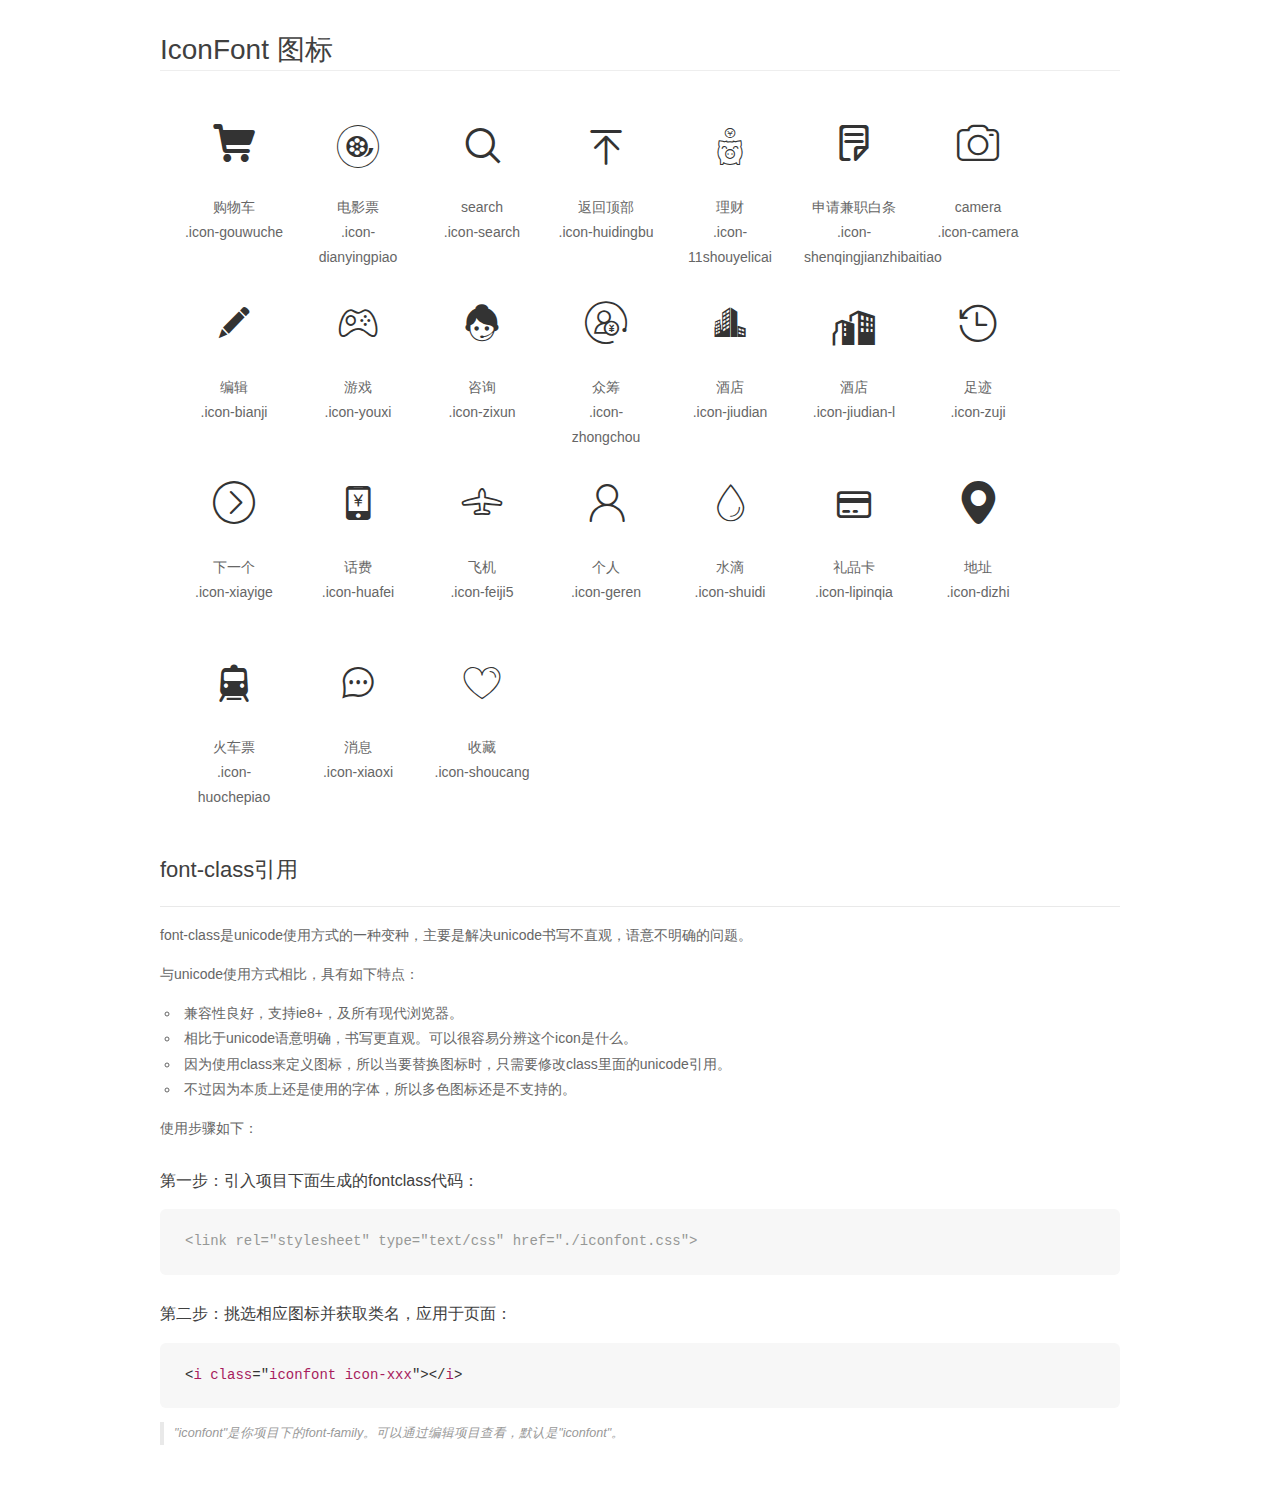
<file: jd/icon/demo_fontclass.html>
<!DOCTYPE html>
<html>
<head>
    <meta charset="utf-8"/>
    <title>IconFont</title>
    <link rel="stylesheet" href="demo.css">
    <link rel="stylesheet" href="iconfont.css">
</head>
<body>
    <div class="main markdown">
        <h1>IconFont 图标</h1>
        <ul class="icon_lists clear">
            
                <li>
                <i class="icon iconfont icon-gouwuche"></i>
                    <div class="name">购物车</div>
                    <div class="fontclass">.icon-gouwuche</div>
                </li>
            
                <li>
                <i class="icon iconfont icon-dianyingpiao"></i>
                    <div class="name">电影票</div>
                    <div class="fontclass">.icon-dianyingpiao</div>
                </li>
            
                <li>
                <i class="icon iconfont icon-search"></i>
                    <div class="name">search</div>
                    <div class="fontclass">.icon-search</div>
                </li>
            
                <li>
                <i class="icon iconfont icon-huidingbu"></i>
                    <div class="name">返回顶部</div>
                    <div class="fontclass">.icon-huidingbu</div>
                </li>
            
                <li>
                <i class="icon iconfont icon-11shouyelicai"></i>
                    <div class="name">理财</div>
                    <div class="fontclass">.icon-11shouyelicai</div>
                </li>
            
                <li>
                <i class="icon iconfont icon-shenqingjianzhibaitiao"></i>
                    <div class="name">申请兼职白条</div>
                    <div class="fontclass">.icon-shenqingjianzhibaitiao</div>
                </li>
            
                <li>
                <i class="icon iconfont icon-camera"></i>
                    <div class="name">camera</div>
                    <div class="fontclass">.icon-camera</div>
                </li>
            
                <li>
                <i class="icon iconfont icon-bianji"></i>
                    <div class="name">编辑</div>
                    <div class="fontclass">.icon-bianji</div>
                </li>
            
                <li>
                <i class="icon iconfont icon-youxi"></i>
                    <div class="name">游戏</div>
                    <div class="fontclass">.icon-youxi</div>
                </li>
            
                <li>
                <i class="icon iconfont icon-zixun"></i>
                    <div class="name">咨询</div>
                    <div class="fontclass">.icon-zixun</div>
                </li>
            
                <li>
                <i class="icon iconfont icon-zhongchou"></i>
                    <div class="name">众筹</div>
                    <div class="fontclass">.icon-zhongchou</div>
                </li>
            
                <li>
                <i class="icon iconfont icon-jiudian"></i>
                    <div class="name">酒店</div>
                    <div class="fontclass">.icon-jiudian</div>
                </li>
            
                <li>
                <i class="icon iconfont icon-jiudian-l"></i>
                    <div class="name">酒店</div>
                    <div class="fontclass">.icon-jiudian-l</div>
                </li>
            
                <li>
                <i class="icon iconfont icon-zuji"></i>
                    <div class="name">足迹</div>
                    <div class="fontclass">.icon-zuji</div>
                </li>
            
                <li>
                <i class="icon iconfont icon-xiayige"></i>
                    <div class="name">下一个</div>
                    <div class="fontclass">.icon-xiayige</div>
                </li>
            
                <li>
                <i class="icon iconfont icon-huafei"></i>
                    <div class="name">话费</div>
                    <div class="fontclass">.icon-huafei</div>
                </li>
            
                <li>
                <i class="icon iconfont icon-feiji5"></i>
                    <div class="name">飞机</div>
                    <div class="fontclass">.icon-feiji5</div>
                </li>
            
                <li>
                <i class="icon iconfont icon-geren"></i>
                    <div class="name">个人</div>
                    <div class="fontclass">.icon-geren</div>
                </li>
            
                <li>
                <i class="icon iconfont icon-shuidi"></i>
                    <div class="name">水滴</div>
                    <div class="fontclass">.icon-shuidi</div>
                </li>
            
                <li>
                <i class="icon iconfont icon-lipinqia"></i>
                    <div class="name">礼品卡</div>
                    <div class="fontclass">.icon-lipinqia</div>
                </li>
            
                <li>
                <i class="icon iconfont icon-dizhi"></i>
                    <div class="name">地址</div>
                    <div class="fontclass">.icon-dizhi</div>
                </li>
            
                <li>
                <i class="icon iconfont icon-huochepiao"></i>
                    <div class="name">火车票</div>
                    <div class="fontclass">.icon-huochepiao</div>
                </li>
            
                <li>
                <i class="icon iconfont icon-xiaoxi"></i>
                    <div class="name">消息</div>
                    <div class="fontclass">.icon-xiaoxi</div>
                </li>
            
                <li>
                <i class="icon iconfont icon-shoucang"></i>
                    <div class="name">收藏</div>
                    <div class="fontclass">.icon-shoucang</div>
                </li>
            
        </ul>

        <h2 id="font-class-">font-class引用</h2>
        <hr>

        <p>font-class是unicode使用方式的一种变种，主要是解决unicode书写不直观，语意不明确的问题。</p>
        <p>与unicode使用方式相比，具有如下特点：</p>
        <ul>
        <li>兼容性良好，支持ie8+，及所有现代浏览器。</li>
        <li>相比于unicode语意明确，书写更直观。可以很容易分辨这个icon是什么。</li>
        <li>因为使用class来定义图标，所以当要替换图标时，只需要修改class里面的unicode引用。</li>
        <li>不过因为本质上还是使用的字体，所以多色图标还是不支持的。</li>
        </ul>
        <p>使用步骤如下：</p>
        <h3 id="-fontclass-">第一步：引入项目下面生成的fontclass代码：</h3>


        <pre><code class="lang-js hljs javascript"><span class="hljs-comment">&lt;link rel="stylesheet" type="text/css" href="./iconfont.css"&gt;</span></code></pre>
        <h3 id="-">第二步：挑选相应图标并获取类名，应用于页面：</h3>
        <pre><code class="lang-css hljs">&lt;<span class="hljs-selector-tag">i</span> <span class="hljs-selector-tag">class</span>="<span class="hljs-selector-tag">iconfont</span> <span class="hljs-selector-tag">icon-xxx</span>"&gt;&lt;/<span class="hljs-selector-tag">i</span>&gt;</code></pre>
        <blockquote>
        <p>"iconfont"是你项目下的font-family。可以通过编辑项目查看，默认是"iconfont"。</p>
        </blockquote>
    </div>
</body>
</html>
</file>
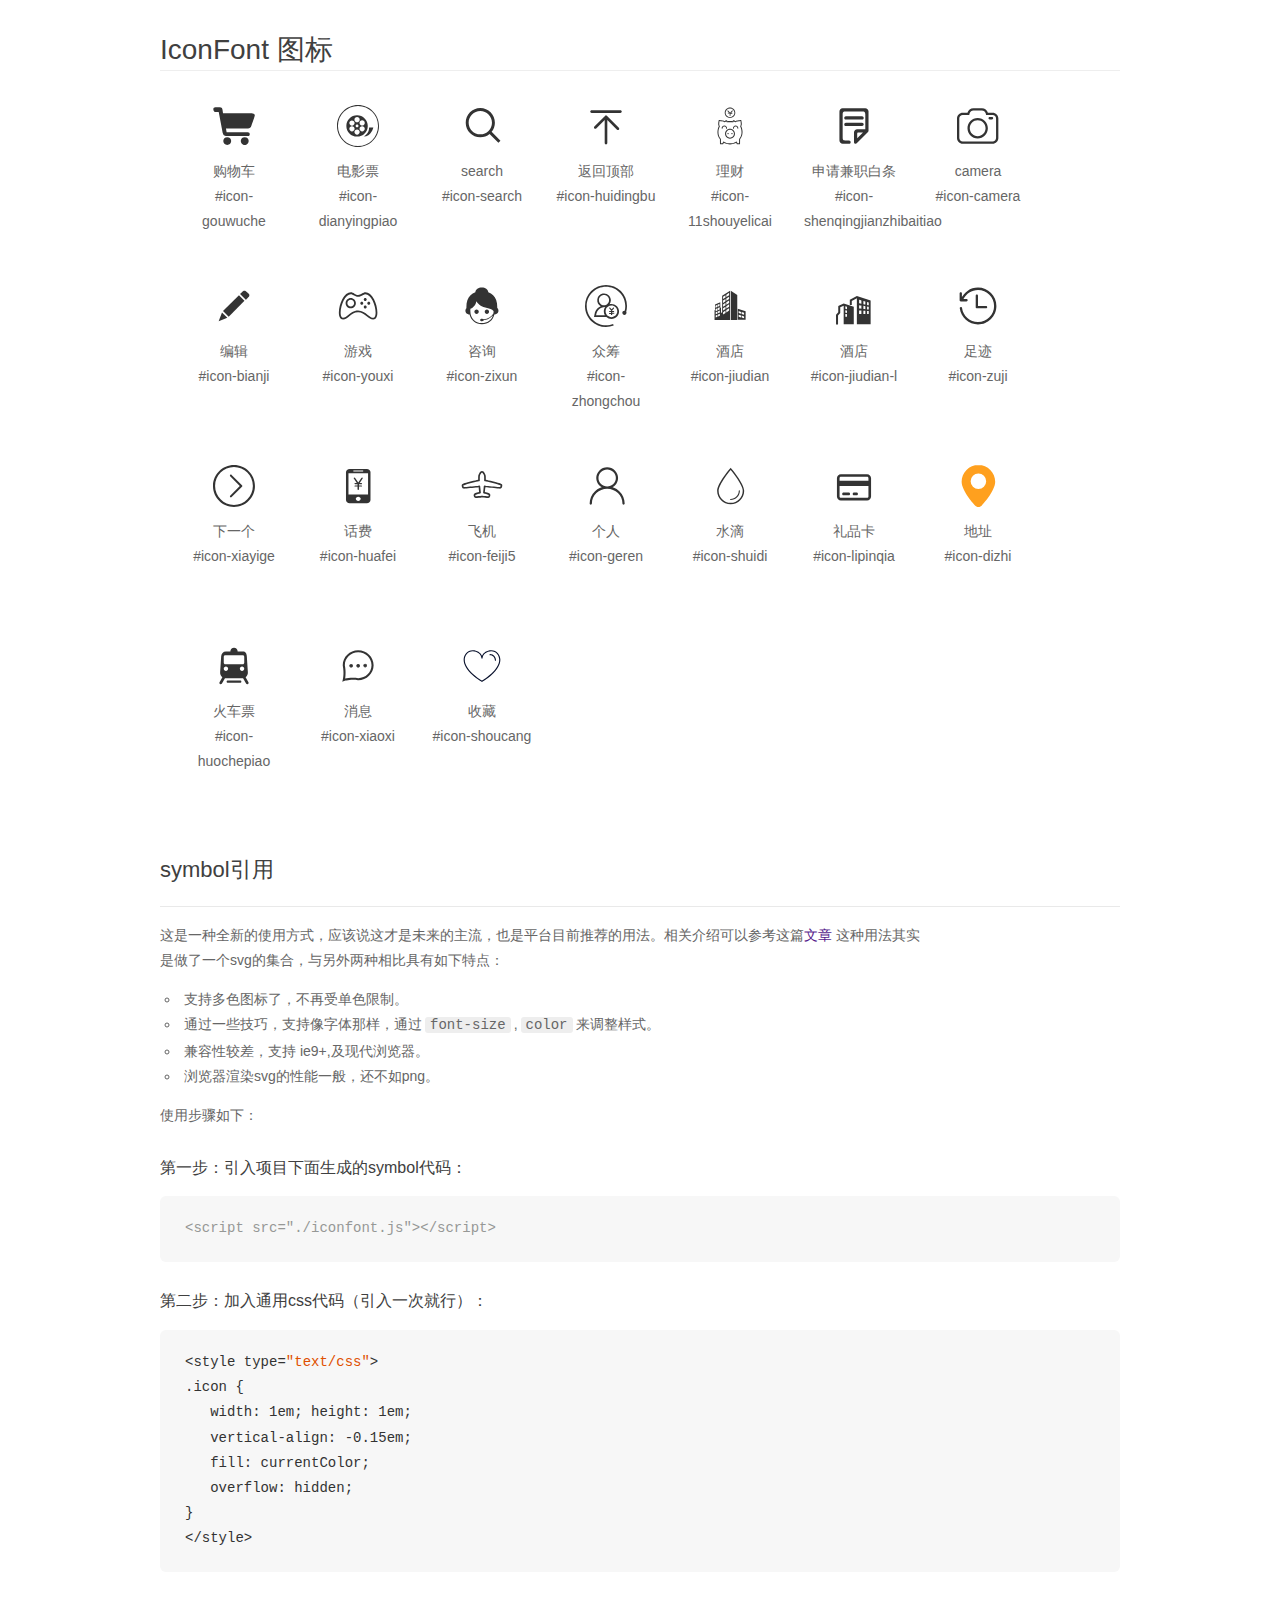
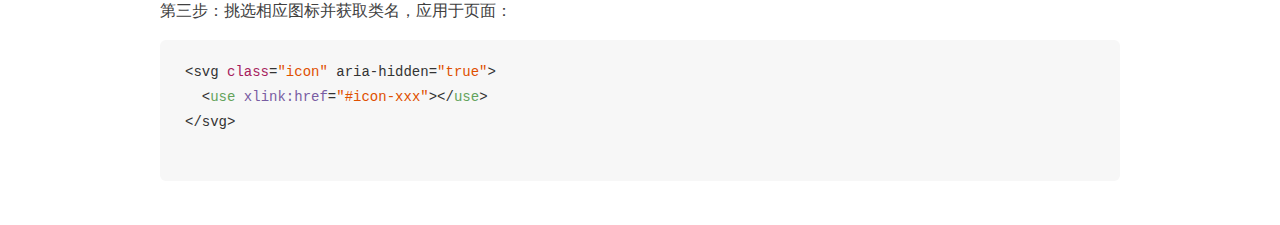
<file: jd/icon/demo_symbol.html>
<!DOCTYPE html>
<html>
<head>
    <meta charset="utf-8"/>
    <title>IconFont</title>
    <link rel="stylesheet" href="demo.css">
    <script src="iconfont.js"></script>

    <style type="text/css">
        .icon {
          /* 通过设置 font-size 来改变图标大小 */
          width: 1em; height: 1em;
          /* 图标和文字相邻时，垂直对齐 */
          vertical-align: -0.15em;
          /* 通过设置 color 来改变 SVG 的颜色/fill */
          fill: currentColor;
          /* path 和 stroke 溢出 viewBox 部分在 IE 下会显示
             normalize.css 中也包含这行 */
          overflow: hidden;
        }

    </style>
</head>
<body>
    <div class="main markdown">
        <h1>IconFont 图标</h1>
        <ul class="icon_lists clear">
            
                <li>
                    <svg class="icon" aria-hidden="true">
                        <use xlink:href="#icon-gouwuche"></use>
                    </svg>
                    <div class="name">购物车</div>
                    <div class="fontclass">#icon-gouwuche</div>
                </li>
            
                <li>
                    <svg class="icon" aria-hidden="true">
                        <use xlink:href="#icon-dianyingpiao"></use>
                    </svg>
                    <div class="name">电影票</div>
                    <div class="fontclass">#icon-dianyingpiao</div>
                </li>
            
                <li>
                    <svg class="icon" aria-hidden="true">
                        <use xlink:href="#icon-search"></use>
                    </svg>
                    <div class="name">search</div>
                    <div class="fontclass">#icon-search</div>
                </li>
            
                <li>
                    <svg class="icon" aria-hidden="true">
                        <use xlink:href="#icon-huidingbu"></use>
                    </svg>
                    <div class="name">返回顶部</div>
                    <div class="fontclass">#icon-huidingbu</div>
                </li>
            
                <li>
                    <svg class="icon" aria-hidden="true">
                        <use xlink:href="#icon-11shouyelicai"></use>
                    </svg>
                    <div class="name">理财</div>
                    <div class="fontclass">#icon-11shouyelicai</div>
                </li>
            
                <li>
                    <svg class="icon" aria-hidden="true">
                        <use xlink:href="#icon-shenqingjianzhibaitiao"></use>
                    </svg>
                    <div class="name">申请兼职白条</div>
                    <div class="fontclass">#icon-shenqingjianzhibaitiao</div>
                </li>
            
                <li>
                    <svg class="icon" aria-hidden="true">
                        <use xlink:href="#icon-camera"></use>
                    </svg>
                    <div class="name">camera</div>
                    <div class="fontclass">#icon-camera</div>
                </li>
            
                <li>
                    <svg class="icon" aria-hidden="true">
                        <use xlink:href="#icon-bianji"></use>
                    </svg>
                    <div class="name">编辑</div>
                    <div class="fontclass">#icon-bianji</div>
                </li>
            
                <li>
                    <svg class="icon" aria-hidden="true">
                        <use xlink:href="#icon-youxi"></use>
                    </svg>
                    <div class="name">游戏</div>
                    <div class="fontclass">#icon-youxi</div>
                </li>
            
                <li>
                    <svg class="icon" aria-hidden="true">
                        <use xlink:href="#icon-zixun"></use>
                    </svg>
                    <div class="name">咨询</div>
                    <div class="fontclass">#icon-zixun</div>
                </li>
            
                <li>
                    <svg class="icon" aria-hidden="true">
                        <use xlink:href="#icon-zhongchou"></use>
                    </svg>
                    <div class="name">众筹</div>
                    <div class="fontclass">#icon-zhongchou</div>
                </li>
            
                <li>
                    <svg class="icon" aria-hidden="true">
                        <use xlink:href="#icon-jiudian"></use>
                    </svg>
                    <div class="name">酒店</div>
                    <div class="fontclass">#icon-jiudian</div>
                </li>
            
                <li>
                    <svg class="icon" aria-hidden="true">
                        <use xlink:href="#icon-jiudian-l"></use>
                    </svg>
                    <div class="name">酒店</div>
                    <div class="fontclass">#icon-jiudian-l</div>
                </li>
            
                <li>
                    <svg class="icon" aria-hidden="true">
                        <use xlink:href="#icon-zuji"></use>
                    </svg>
                    <div class="name">足迹</div>
                    <div class="fontclass">#icon-zuji</div>
                </li>
            
                <li>
                    <svg class="icon" aria-hidden="true">
                        <use xlink:href="#icon-xiayige"></use>
                    </svg>
                    <div class="name">下一个</div>
                    <div class="fontclass">#icon-xiayige</div>
                </li>
            
                <li>
                    <svg class="icon" aria-hidden="true">
                        <use xlink:href="#icon-huafei"></use>
                    </svg>
                    <div class="name">话费</div>
                    <div class="fontclass">#icon-huafei</div>
                </li>
            
                <li>
                    <svg class="icon" aria-hidden="true">
                        <use xlink:href="#icon-feiji5"></use>
                    </svg>
                    <div class="name">飞机</div>
                    <div class="fontclass">#icon-feiji5</div>
                </li>
            
                <li>
                    <svg class="icon" aria-hidden="true">
                        <use xlink:href="#icon-geren"></use>
                    </svg>
                    <div class="name">个人</div>
                    <div class="fontclass">#icon-geren</div>
                </li>
            
                <li>
                    <svg class="icon" aria-hidden="true">
                        <use xlink:href="#icon-shuidi"></use>
                    </svg>
                    <div class="name">水滴</div>
                    <div class="fontclass">#icon-shuidi</div>
                </li>
            
                <li>
                    <svg class="icon" aria-hidden="true">
                        <use xlink:href="#icon-lipinqia"></use>
                    </svg>
                    <div class="name">礼品卡</div>
                    <div class="fontclass">#icon-lipinqia</div>
                </li>
            
                <li>
                    <svg class="icon" aria-hidden="true">
                        <use xlink:href="#icon-dizhi"></use>
                    </svg>
                    <div class="name">地址</div>
                    <div class="fontclass">#icon-dizhi</div>
                </li>
            
                <li>
                    <svg class="icon" aria-hidden="true">
                        <use xlink:href="#icon-huochepiao"></use>
                    </svg>
                    <div class="name">火车票</div>
                    <div class="fontclass">#icon-huochepiao</div>
                </li>
            
                <li>
                    <svg class="icon" aria-hidden="true">
                        <use xlink:href="#icon-xiaoxi"></use>
                    </svg>
                    <div class="name">消息</div>
                    <div class="fontclass">#icon-xiaoxi</div>
                </li>
            
                <li>
                    <svg class="icon" aria-hidden="true">
                        <use xlink:href="#icon-shoucang"></use>
                    </svg>
                    <div class="name">收藏</div>
                    <div class="fontclass">#icon-shoucang</div>
                </li>
            
        </ul>


        <h2 id="symbol-">symbol引用</h2>
        <hr>

        <p>这是一种全新的使用方式，应该说这才是未来的主流，也是平台目前推荐的用法。相关介绍可以参考这篇<a href="">文章</a>
        这种用法其实是做了一个svg的集合，与另外两种相比具有如下特点：</p>
        <ul>
          <li>支持多色图标了，不再受单色限制。</li>
          <li>通过一些技巧，支持像字体那样，通过<code>font-size</code>,<code>color</code>来调整样式。</li>
          <li>兼容性较差，支持 ie9+,及现代浏览器。</li>
          <li>浏览器渲染svg的性能一般，还不如png。</li>
        </ul>
        <p>使用步骤如下：</p>
        <h3 id="-symbol-">第一步：引入项目下面生成的symbol代码：</h3>
        <pre><code class="lang-js hljs javascript"><span class="hljs-comment">&lt;script src="./iconfont.js"&gt;&lt;/script&gt;</span></code></pre>
        <h3 id="-css-">第二步：加入通用css代码（引入一次就行）：</h3>
        <pre><code class="lang-js hljs javascript">&lt;style type=<span class="hljs-string">"text/css"</span>&gt;
.icon {
   width: <span class="hljs-number">1</span>em; height: <span class="hljs-number">1</span>em;
   vertical-align: <span class="hljs-number">-0.15</span>em;
   fill: currentColor;
   overflow: hidden;
}
&lt;<span class="hljs-regexp">/style&gt;</span></code></pre>
        <h3 id="-">第三步：挑选相应图标并获取类名，应用于页面：</h3>
        <pre><code class="lang-js hljs javascript">&lt;svg <span class="hljs-class"><span class="hljs-keyword">class</span></span>=<span class="hljs-string">"icon"</span> aria-hidden=<span class="hljs-string">"true"</span>&gt;<span class="xml"><span class="hljs-tag">
  &lt;<span class="hljs-name">use</span> <span class="hljs-attr">xlink:href</span>=<span class="hljs-string">"#icon-xxx"</span>&gt;</span><span class="hljs-tag">&lt;/<span class="hljs-name">use</span>&gt;</span>
</span>&lt;<span class="hljs-regexp">/svg&gt;
        </span></code></pre>
    </div>
</body>
</html>
</file>
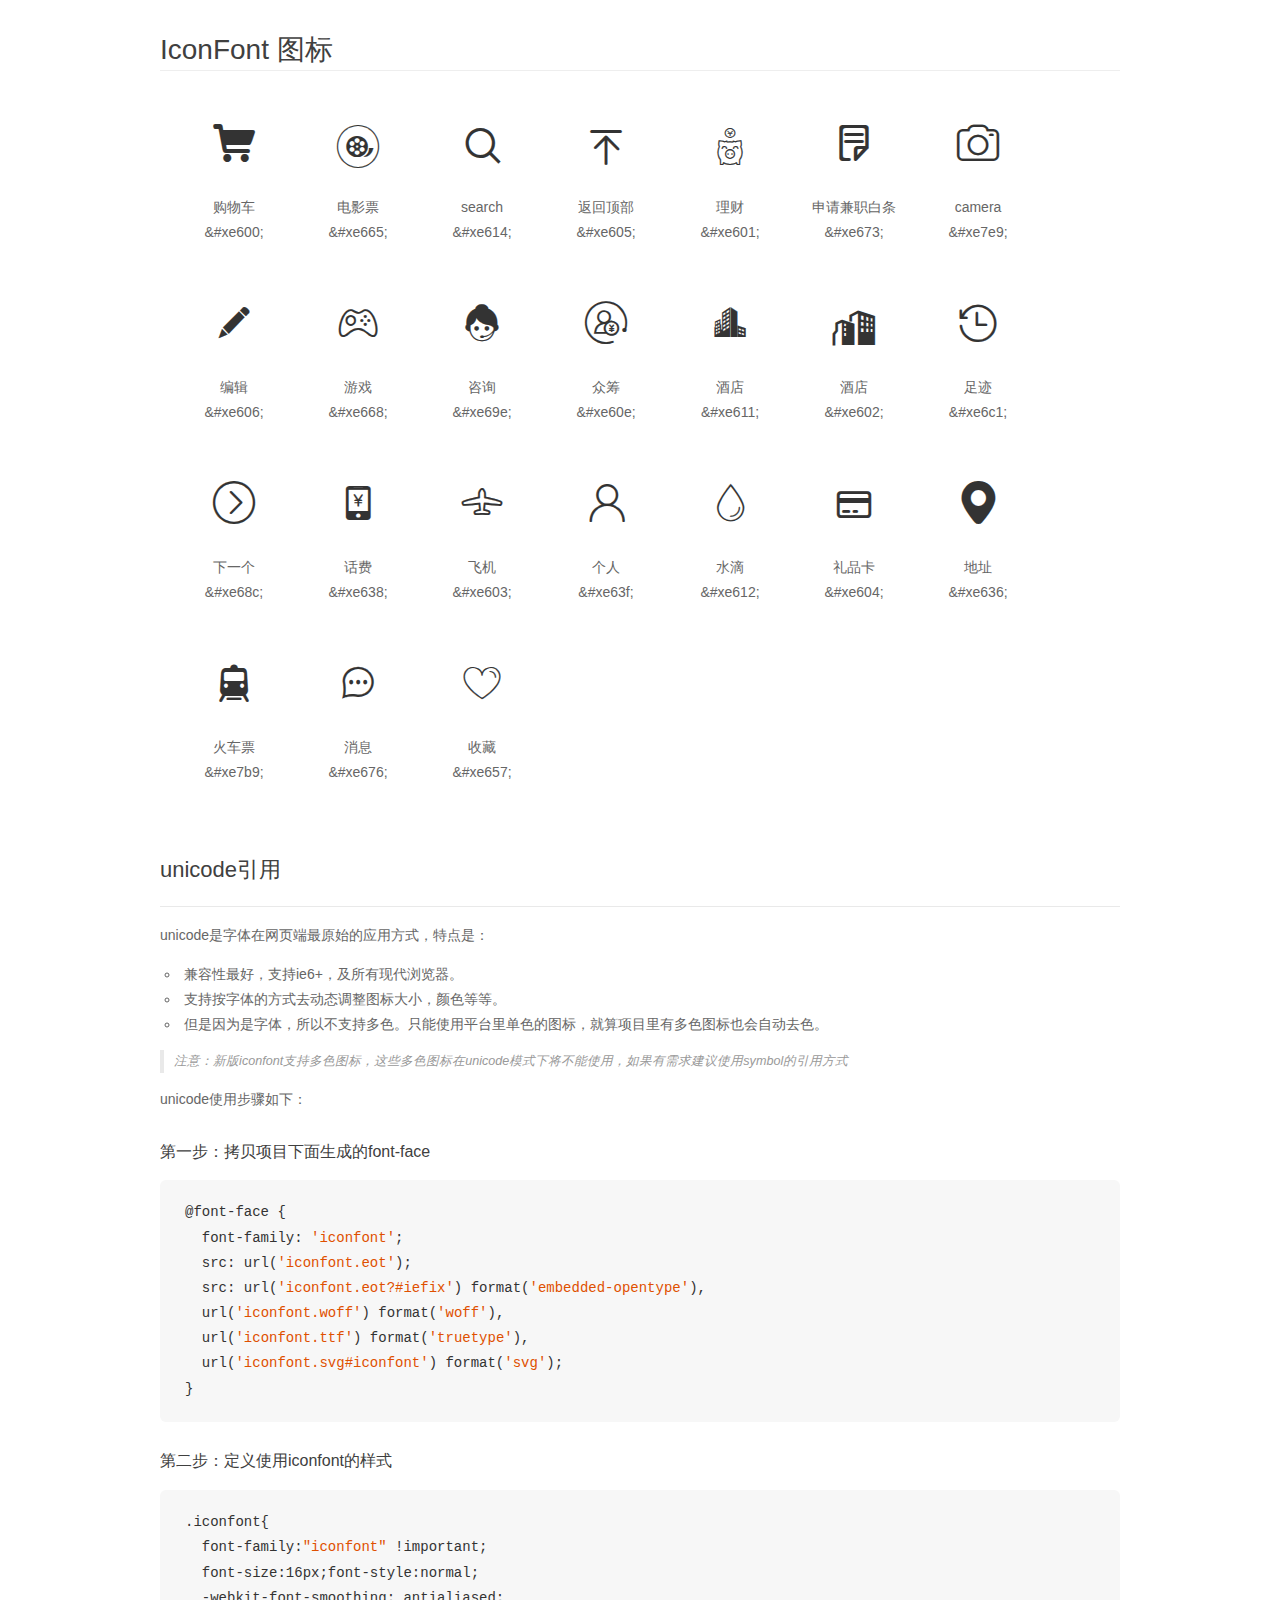
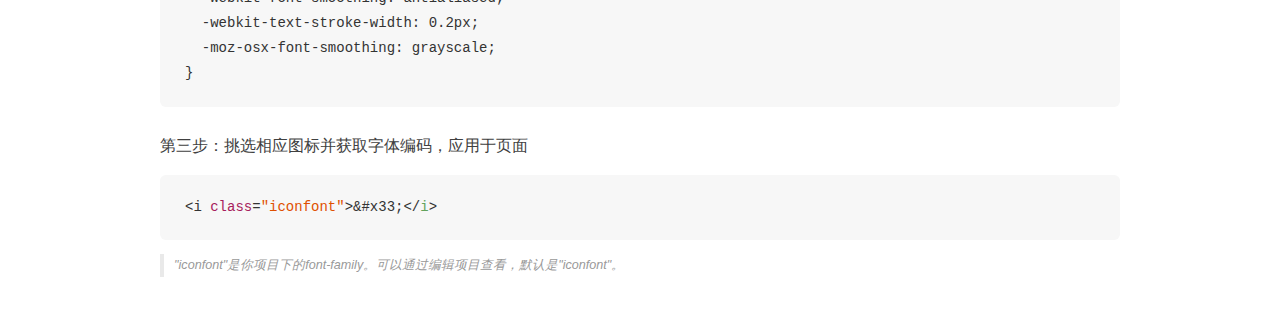
<file: jd/icon/demo_unicode.html>
<!DOCTYPE html>
<html>
<head>
    <meta charset="utf-8"/>
    <title>IconFont</title>
    <link rel="stylesheet" href="demo.css">

    <style type="text/css">

        @font-face {font-family: "iconfont";
          src: url('iconfont.eot'); /* IE9*/
          src: url('iconfont.eot#iefix') format('embedded-opentype'), /* IE6-IE8 */
          url('iconfont.woff') format('woff'), /* chrome, firefox */
          url('iconfont.ttf') format('truetype'), /* chrome, firefox, opera, Safari, Android, iOS 4.2+*/
          url('iconfont.svg#iconfont') format('svg'); /* iOS 4.1- */
        }

        .iconfont {
          font-family:"iconfont" !important;
          font-size:16px;
          font-style:normal;
          -webkit-font-smoothing: antialiased;
          -webkit-text-stroke-width: 0.2px;
          -moz-osx-font-smoothing: grayscale;
        }

    </style>
</head>
<body>
    <div class="main markdown">
        <h1>IconFont 图标</h1>
        <ul class="icon_lists clear">
            
                <li>
                <i class="icon iconfont">&#xe600;</i>
                    <div class="name">购物车</div>
                    <div class="code">&amp;#xe600;</div>
                </li>
            
                <li>
                <i class="icon iconfont">&#xe665;</i>
                    <div class="name">电影票</div>
                    <div class="code">&amp;#xe665;</div>
                </li>
            
                <li>
                <i class="icon iconfont">&#xe614;</i>
                    <div class="name">search</div>
                    <div class="code">&amp;#xe614;</div>
                </li>
            
                <li>
                <i class="icon iconfont">&#xe605;</i>
                    <div class="name">返回顶部</div>
                    <div class="code">&amp;#xe605;</div>
                </li>
            
                <li>
                <i class="icon iconfont">&#xe601;</i>
                    <div class="name">理财</div>
                    <div class="code">&amp;#xe601;</div>
                </li>
            
                <li>
                <i class="icon iconfont">&#xe673;</i>
                    <div class="name">申请兼职白条</div>
                    <div class="code">&amp;#xe673;</div>
                </li>
            
                <li>
                <i class="icon iconfont">&#xe7e9;</i>
                    <div class="name">camera</div>
                    <div class="code">&amp;#xe7e9;</div>
                </li>
            
                <li>
                <i class="icon iconfont">&#xe606;</i>
                    <div class="name">编辑</div>
                    <div class="code">&amp;#xe606;</div>
                </li>
            
                <li>
                <i class="icon iconfont">&#xe668;</i>
                    <div class="name">游戏</div>
                    <div class="code">&amp;#xe668;</div>
                </li>
            
                <li>
                <i class="icon iconfont">&#xe69e;</i>
                    <div class="name">咨询</div>
                    <div class="code">&amp;#xe69e;</div>
                </li>
            
                <li>
                <i class="icon iconfont">&#xe60e;</i>
                    <div class="name">众筹</div>
                    <div class="code">&amp;#xe60e;</div>
                </li>
            
                <li>
                <i class="icon iconfont">&#xe611;</i>
                    <div class="name">酒店</div>
                    <div class="code">&amp;#xe611;</div>
                </li>
            
                <li>
                <i class="icon iconfont">&#xe602;</i>
                    <div class="name">酒店</div>
                    <div class="code">&amp;#xe602;</div>
                </li>
            
                <li>
                <i class="icon iconfont">&#xe6c1;</i>
                    <div class="name">足迹</div>
                    <div class="code">&amp;#xe6c1;</div>
                </li>
            
                <li>
                <i class="icon iconfont">&#xe68c;</i>
                    <div class="name">下一个</div>
                    <div class="code">&amp;#xe68c;</div>
                </li>
            
                <li>
                <i class="icon iconfont">&#xe638;</i>
                    <div class="name">话费</div>
                    <div class="code">&amp;#xe638;</div>
                </li>
            
                <li>
                <i class="icon iconfont">&#xe603;</i>
                    <div class="name">飞机</div>
                    <div class="code">&amp;#xe603;</div>
                </li>
            
                <li>
                <i class="icon iconfont">&#xe63f;</i>
                    <div class="name">个人</div>
                    <div class="code">&amp;#xe63f;</div>
                </li>
            
                <li>
                <i class="icon iconfont">&#xe612;</i>
                    <div class="name">水滴</div>
                    <div class="code">&amp;#xe612;</div>
                </li>
            
                <li>
                <i class="icon iconfont">&#xe604;</i>
                    <div class="name">礼品卡</div>
                    <div class="code">&amp;#xe604;</div>
                </li>
            
                <li>
                <i class="icon iconfont">&#xe636;</i>
                    <div class="name">地址</div>
                    <div class="code">&amp;#xe636;</div>
                </li>
            
                <li>
                <i class="icon iconfont">&#xe7b9;</i>
                    <div class="name">火车票</div>
                    <div class="code">&amp;#xe7b9;</div>
                </li>
            
                <li>
                <i class="icon iconfont">&#xe676;</i>
                    <div class="name">消息</div>
                    <div class="code">&amp;#xe676;</div>
                </li>
            
                <li>
                <i class="icon iconfont">&#xe657;</i>
                    <div class="name">收藏</div>
                    <div class="code">&amp;#xe657;</div>
                </li>
            
        </ul>
        <h2 id="unicode-">unicode引用</h2>
        <hr>

        <p>unicode是字体在网页端最原始的应用方式，特点是：</p>
        <ul>
        <li>兼容性最好，支持ie6+，及所有现代浏览器。</li>
        <li>支持按字体的方式去动态调整图标大小，颜色等等。</li>
        <li>但是因为是字体，所以不支持多色。只能使用平台里单色的图标，就算项目里有多色图标也会自动去色。</li>
        </ul>
        <blockquote>
        <p>注意：新版iconfont支持多色图标，这些多色图标在unicode模式下将不能使用，如果有需求建议使用symbol的引用方式</p>
        </blockquote>
        <p>unicode使用步骤如下：</p>
        <h3 id="-font-face">第一步：拷贝项目下面生成的font-face</h3>
        <pre><code class="lang-js hljs javascript">@font-face {
  font-family: <span class="hljs-string">'iconfont'</span>;
  src: url(<span class="hljs-string">'iconfont.eot'</span>);
  src: url(<span class="hljs-string">'iconfont.eot?#iefix'</span>) format(<span class="hljs-string">'embedded-opentype'</span>),
  url(<span class="hljs-string">'iconfont.woff'</span>) format(<span class="hljs-string">'woff'</span>),
  url(<span class="hljs-string">'iconfont.ttf'</span>) format(<span class="hljs-string">'truetype'</span>),
  url(<span class="hljs-string">'iconfont.svg#iconfont'</span>) format(<span class="hljs-string">'svg'</span>);
}
</code></pre>
        <h3 id="-iconfont-">第二步：定义使用iconfont的样式</h3>
        <pre><code class="lang-js hljs javascript">.iconfont{
  font-family:<span class="hljs-string">"iconfont"</span> !important;
  font-size:<span class="hljs-number">16</span>px;font-style:normal;
  -webkit-font-smoothing: antialiased;
  -webkit-text-stroke-width: <span class="hljs-number">0.2</span>px;
  -moz-osx-font-smoothing: grayscale;
}
</code></pre>
        <h3 id="-">第三步：挑选相应图标并获取字体编码，应用于页面</h3>
        <pre><code class="lang-js hljs javascript">&lt;i <span class="hljs-class"><span class="hljs-keyword">class</span></span>=<span class="hljs-string">"iconfont"</span>&gt;&amp;#x33;<span class="xml"><span class="hljs-tag">&lt;/<span class="hljs-name">i</span>&gt;</span></span></code></pre>

        <blockquote>
        <p>"iconfont"是你项目下的font-family。可以通过编辑项目查看，默认是"iconfont"。</p>
        </blockquote>
    </div>


</body>
</html>
</file>
<file: jd/icon/iconfont.css>
@font-face {font-family: "iconfont";
  src: url('iconfont.eot?t=1500993812121'); /* IE9*/
  src: url('iconfont.eot?t=1500993812121#iefix') format('embedded-opentype'), /* IE6-IE8 */
  url('iconfont.woff?t=1500993812121') format('woff'), /* chrome, firefox */
  url('iconfont.ttf?t=1500993812121') format('truetype'), /* chrome, firefox, opera, Safari, Android, iOS 4.2+*/
  url('iconfont.svg?t=1500993812121#iconfont') format('svg'); /* iOS 4.1- */
}

.iconfont {
  font-family:"iconfont" !important;
  font-size:16px;
  font-style:normal;
  -webkit-font-smoothing: antialiased;
  -moz-osx-font-smoothing: grayscale;
}

.icon-gouwuche:before { content: "\e600"; }

.icon-dianyingpiao:before { content: "\e665"; }

.icon-search:before { content: "\e614"; }

.icon-huidingbu:before { content: "\e605"; }

.icon-11shouyelicai:before { content: "\e601"; }

.icon-shenqingjianzhibaitiao:before { content: "\e673"; }

.icon-camera:before { content: "\e7e9"; }

.icon-bianji:before { content: "\e606"; }

.icon-youxi:before { content: "\e668"; }

.icon-zixun:before { content: "\e69e"; }

.icon-zhongchou:before { content: "\e60e"; }

.icon-jiudian:before { content: "\e611"; }

.icon-jiudian-l:before { content: "\e602"; }

.icon-zuji:before { content: "\e6c1"; }

.icon-xiayige:before { content: "\e68c"; }

.icon-huafei:before { content: "\e638"; }

.icon-feiji5:before { content: "\e603"; }

.icon-geren:before { content: "\e63f"; }

.icon-shuidi:before { content: "\e612"; }

.icon-lipinqia:before { content: "\e604"; }

.icon-dizhi:before { content: "\e636"; }

.icon-huochepiao:before { content: "\e7b9"; }

.icon-xiaoxi:before { content: "\e676"; }

.icon-shoucang:before { content: "\e657"; }
</file>
<file: jd/icon/demo.css>
*{margin: 0;padding: 0;list-style: none;}
/*
KISSY CSS Reset
理念：1. reset 的目的不是清除浏览器的默认样式，这仅是部分工作。清除和重置是紧密不可分的。
2. reset 的目的不是让默认样式在所有浏览器下一致，而是减少默认样式有可能带来的问题。
3. reset 期望提供一套普适通用的基础样式。但没有银弹，推荐根据具体需求，裁剪和修改后再使用。
特色：1. 适应中文；2. 基于最新主流浏览器。
维护：玉伯<lifesinger@gmail.com>, 正淳<ragecarrier@gmail.com>
 */

/** 清除内外边距 **/
body, h1, h2, h3, h4, h5, h6, hr, p, blockquote, /* structural elements 结构元素 */
dl, dt, dd, ul, ol, li, /* list elements 列表元素 */
pre, /* text formatting elements 文本格式元素 */
form, fieldset, legend, button, input, textarea, /* form elements 表单元素 */
th, td /* table elements 表格元素 */ {
  margin: 0;
  padding: 0;
}

/** 设置默认字体 **/
body,
button, input, select, textarea /* for ie */ {
  font: 12px/1.5 tahoma, arial, \5b8b\4f53, sans-serif;
}
h1, h2, h3, h4, h5, h6 { font-size: 100%; }
address, cite, dfn, em, var { font-style: normal; } /* 将斜体扶正 */
code, kbd, pre, samp { font-family: courier new, courier, monospace; } /* 统一等宽字体 */
small { font-size: 12px; } /* 小于 12px 的中文很难阅读，让 small 正常化 */

/** 重置列表元素 **/
ul, ol { list-style: none; }

/** 重置文本格式元素 **/
a { text-decoration: none; }
a:hover { text-decoration: underline; }


/** 重置表单元素 **/
legend { color: #000; } /* for ie6 */
fieldset, img { border: 0; } /* img 搭车：让链接里的 img 无边框 */
button, input, select, textarea { font-size: 100%; } /* 使得表单元素在 ie 下能继承字体大小 */
/* 注：optgroup 无法扶正 */

/** 重置表格元素 **/
table { border-collapse: collapse; border-spacing: 0; }

/* 清除浮动 */
.ks-clear:after, .clear:after {
  content: '\20';
  display: block;
  height: 0;
  clear: both;
}
.ks-clear, .clear {
  *zoom: 1;
}

.main {
  padding: 30px 100px;
width: 960px;
margin: 0 auto;
}
.main h1{font-size:36px; color:#333; text-align:left;margin-bottom:30px; border-bottom: 1px solid #eee;}

.helps{margin-top:40px;}
.helps pre{
  padding:20px;
  margin:10px 0;
  border:solid 1px #e7e1cd;
  background-color: #fffdef;
  overflow: auto;
}

.icon_lists{
  width: 100% !important;

}

.icon_lists li{
  float:left;
  width: 100px;
  height:180px;
  text-align: center;
  list-style: none !important;
}
.icon_lists .icon{
  font-size: 42px;
  line-height: 100px;
  margin: 10px 0;
  color:#333;
  -webkit-transition: font-size 0.25s ease-out 0s;
  -moz-transition: font-size 0.25s ease-out 0s;
  transition: font-size 0.25s ease-out 0s;

}
.icon_lists .icon:hover{
  font-size: 100px;
}



.markdown {
  color: #666;
  font-size: 14px;
  line-height: 1.8;
}

.highlight {
  line-height: 1.5;
}

.markdown img {
  vertical-align: middle;
  max-width: 100%;
}

.markdown h1 {
  color: #404040;
  font-weight: 500;
  line-height: 40px;
  margin-bottom: 24px;
}

.markdown h2,
.markdown h3,
.markdown h4,
.markdown h5,
.markdown h6 {
  color: #404040;
  margin: 1.6em 0 0.6em 0;
  font-weight: 500;
  clear: both;
}

.markdown h1 {
  font-size: 28px;
}

.markdown h2 {
  font-size: 22px;
}

.markdown h3 {
  font-size: 16px;
}

.markdown h4 {
  font-size: 14px;
}

.markdown h5 {
  font-size: 12px;
}

.markdown h6 {
  font-size: 12px;
}

.markdown hr {
  height: 1px;
  border: 0;
  background: #e9e9e9;
  margin: 16px 0;
  clear: both;
}

.markdown p,
.markdown pre {
  margin: 1em 0;
}

.markdown > p,
.markdown > blockquote,
.markdown > .highlight,
.markdown > ol,
.markdown > ul {
  width: 80%;
}

.markdown ul > li {
  list-style: circle;
}

.markdown > ul li,
.markdown blockquote ul > li {
  margin-left: 20px;
  padding-left: 4px;
}

.markdown > ul li p,
.markdown > ol li p {
  margin: 0.6em 0;
}

.markdown ol > li {
  list-style: decimal;
}

.markdown > ol li,
.markdown blockquote ol > li {
  margin-left: 20px;
  padding-left: 4px;
}

.markdown code {
  margin: 0 3px;
  padding: 0 5px;
  background: #eee;
  border-radius: 3px;
}

.markdown pre {
  border-radius: 6px;
  background: #f7f7f7;
  padding: 20px;
}

.markdown pre code {
  border: none;
  background: #f7f7f7;
  margin: 0;
}

.markdown strong,
.markdown b {
  font-weight: 600;
}

.markdown > table {
  border-collapse: collapse;
  border-spacing: 0px;
  empty-cells: show;
  border: 1px solid #e9e9e9;
  width: 95%;
  margin-bottom: 24px;
}

.markdown > table th {
  white-space: nowrap;
  color: #333;
  font-weight: 600;

}

.markdown > table th,
.markdown > table td {
  border: 1px solid #e9e9e9;
  padding: 8px 16px;
  text-align: left;
}

.markdown > table th {
  background: #F7F7F7;
}

.markdown blockquote {
  font-size: 90%;
  color: #999;
  border-left: 4px solid #e9e9e9;
  padding-left: 0.8em;
  margin: 1em 0;
  font-style: italic;
}

.markdown blockquote p {
  margin: 0;
}

.markdown .anchor {
  opacity: 0;
  transition: opacity 0.3s ease;
  margin-left: 8px;
}

.markdown .waiting {
  color: #ccc;
}

.markdown h1:hover .anchor,
.markdown h2:hover .anchor,
.markdown h3:hover .anchor,
.markdown h4:hover .anchor,
.markdown h5:hover .anchor,
.markdown h6:hover .anchor {
  opacity: 1;
  display: inline-block;
}

.markdown > br,
.markdown > p > br {
  clear: both;
}


.hljs {
  display: block;
  background: white;
  padding: 0.5em;
  color: #333333;
  overflow-x: auto;
}

.hljs-comment,
.hljs-meta {
  color: #969896;
}

.hljs-string,
.hljs-variable,
.hljs-template-variable,
.hljs-strong,
.hljs-emphasis,
.hljs-quote {
  color: #df5000;
}

.hljs-keyword,
.hljs-selector-tag,
.hljs-type {
  color: #a71d5d;
}

.hljs-literal,
.hljs-symbol,
.hljs-bullet,
.hljs-attribute {
  color: #0086b3;
}

.hljs-section,
.hljs-name {
  color: #63a35c;
}

.hljs-tag {
  color: #333333;
}

.hljs-title,
.hljs-attr,
.hljs-selector-id,
.hljs-selector-class,
.hljs-selector-attr,
.hljs-selector-pseudo {
  color: #795da3;
}

.hljs-addition {
  color: #55a532;
  background-color: #eaffea;
}

.hljs-deletion {
  color: #bd2c00;
  background-color: #ffecec;
}

.hljs-link {
  text-decoration: underline;
}

pre{
  background: #fff;
}
</file>
